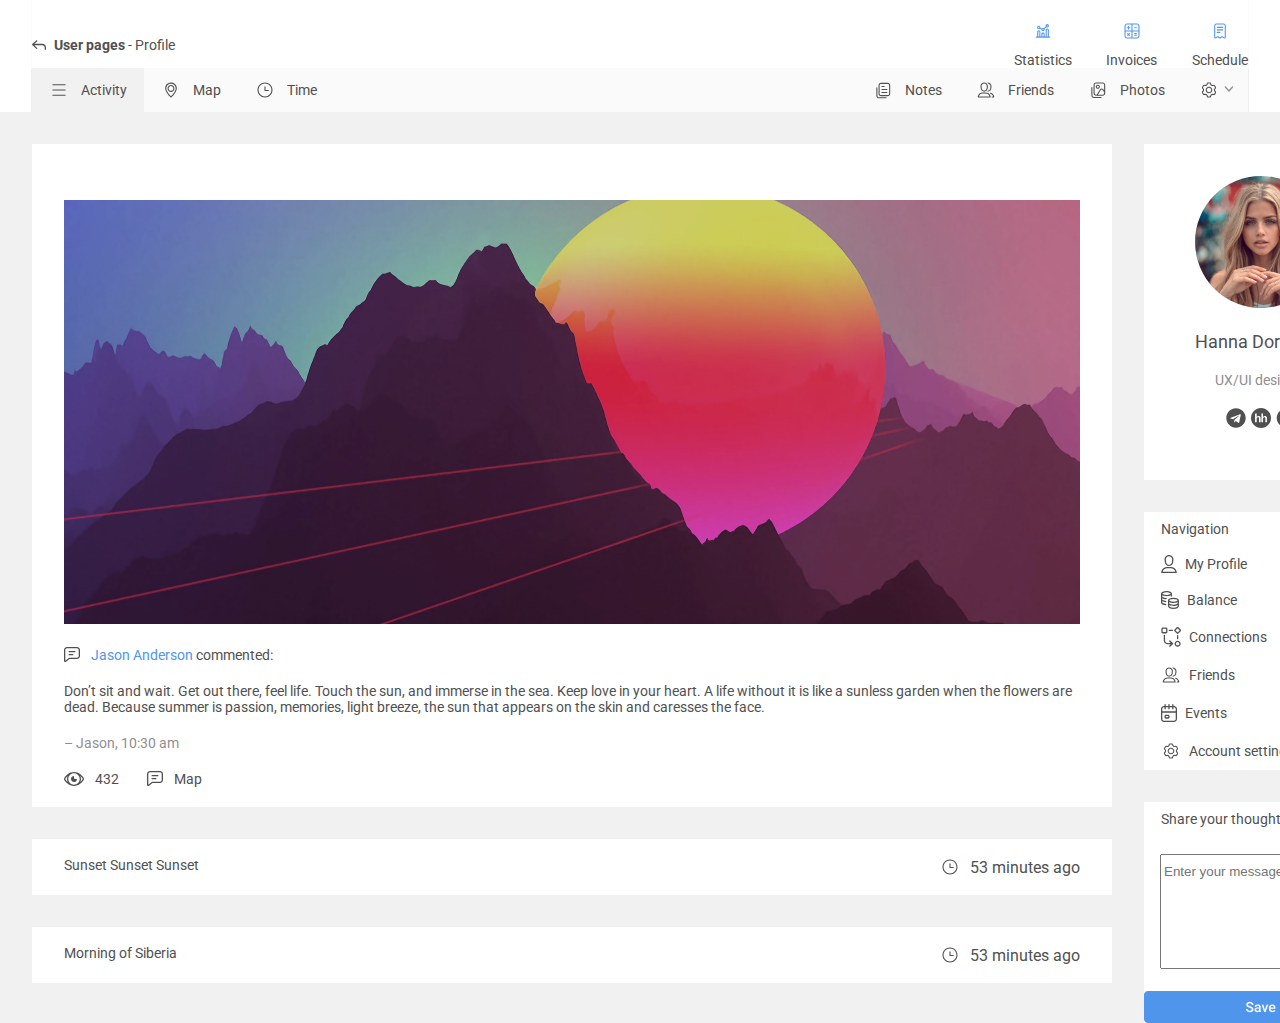
<file: index.html>
<!DOCTYPE html>
<html lang="en">

<head>
  <meta charset="UTF-8">
  <meta name="viewport" content="width=device-width, initial-scale=1.0">
  <meta http-equiv="X-UA-Compatible" content="ie=edge">
  <title>Document</title>
  <link rel="stylesheet" href="css/reset.css">
  <link rel="preconnect" href="https://fonts.googleapis.com">
  <link rel="preconnect" href="https://fonts.gstatic.com" crossorigin>
  <link href="https://fonts.googleapis.com/css2?family=PT+Serif:wght@700&family=Roboto:wght@400;500&display=swap"
    rel="stylesheet">
  <link rel="stylesheet" href="css/style.css">
</head>

<body>
  <header class="header">
    <div class="container">
      <div class="header__inner">
        <div class="header__top">
          <div class="header__top-back">
            <img src="images/Union.svg" alt="">
            <span><b>User pages </b>- Profile</span>
          </div>
          <div class="header__top-content">
            <div class="header__top-item">
              <img src="images/statistics.svg" alt="">
              <span>Statistics</span>
            </div>
            <div class="header__top-item">
              <img src="images/invoices.svg" alt="">
              <span>Invoices</span>
            </div>
            <div class="header__top-item">
              <img src="images/schedule.svg" alt="">
              <span>Schedule</span>
            </div>
          </div>
        </div>

        <div class="header__bottom">
          <div class="header__bottom-left">
            <div class="header__bottom-item activity">
              <img src="images/activity.svg" alt="">
              <span>Activity</span>
            </div>
            <div class="header__bottom-item">
              <img src="images/map.svg" alt="">
              <span>Map</span>
            </div>
            <div class="header__bottom-item">
              <img src="images/time.svg" alt="">
              <span>Time</span>
            </div>
          </div>

          <div class="header__bottom-right">
            <div class="header__bottom-item">
              <img src="images/notes.svg" alt="">
              <span>Notes</span>
            </div>
            <div class="header__bottom-item">
              <img src="images/friends.svg" alt="">
              <span>Friends</span>
            </div>
            <div class="header__bottom-item">
              <img src="images/photos.svg" alt="">
              <span>Photos</span>
            </div>
            <div class="header__bottom-item settings">
              <img src="images/Settings.svg" alt="">
            </div>
          </div>
        </div>
      </div>
    </div>
  </header>
  <section class="content">
    <div class="container">
      <div class="content__inner">
        <div class="content__inner--left">
          <div class="content__inner__items content__inner__items1">
            <div class="item">
              <img class="img_content_1" src="images/mountin.png" alt="">
            </div>
            <div class="item indent">
              <img src="images/mes.svg" alt="">
              <span><a class="link_on_person" href="#">Jason Anderson</a> commented:</span>
            </div>
            <div class="item">
              <blockquote>
                Don’t sit and wait. Get out there, feel life. Touch the sun, and immerse in the sea. Keep love
                in your
                heart.
                A life without it is like a sunless garden when the flowers are dead.
                Because summer is passion, memories, light breeze, the sun that appears on the skin and caresses the
                face.
              </blockquote>
            </div>
            <div class="item time__comment1">
              <span>– Jason, 10:30 am</span>
            </div>
            <div class="item__wraper">
              <div class="item indent">
                <img src="images/commented.svg" alt="">
                <span>432</span>
              </div>
              <div class="item indent">
                <img src="images/glas.svg" alt="">
                <span>Map</span>
              </div>
            </div>



          </div>

          <div class="content__inner__items content__inner__items2">
            <div class="time__comment">
              <div class="comment">Sunset Sunset Sunset</div>
              <div class="time">
                <img src="images/time.svg" alt="">
                <h3 class="items2__h3">53 minutes ago</h3>
              </div>
            </div>
          </div>


          <div class="content__inner__items content__inner__items3">
            <div class="time__comment">
              <div class="comment">Morning of Siberia</div>
              <div class="time">
                <img src="images/time.svg" alt="">
                <h3 class="items2__h3">53 minutes ago</h3>
              </div>
            </div>
          </div>
        </div>
        <div class="content__inner--right">
          <div class="content__inner__items content__inner__items4">
            <div class="item2">
              <img class="person" src="images/person.png" alt="" class="person__img">
            </div>
            <div class="item2">
              <h2>Hanna Dorman</h2>
            </div>
            <div class="item2">
              <h3>UX/UI designer</h3>
            </div>
            <div class="item2 social">
              <img src="images/vk.svg" alt="" class="social__nets">
              <img src="images/hh.svg" alt="" class="social__nets">
              <img src="images/twiter.svg" alt="" class="social__nets">
            </div>
          </div>

          <div class="content__inner__items content__inner__items5">
            <div class="navigation">
              <div class="navigation__item__zagolovok arrow__top">
                <span>Navigation</span>
                <img src="images/arrow.svg" alt="">
              </div>

              <div class="navigation__item ">
                <img src="images/profile.svg" alt="">
                <span>My Profile</span>
              </div>
              <div class="navigation__item spacebeet">
                <div class="balance__money">
                  <img src="images/balance.svg" alt="">
                  <span>Balance</span>
                </div>
                <div class="balance"><span class="cash">$1430</span></div>
              </div>
              <div class="navigation__item spacebeet">
                <div class="balance__money">
                  <img src="images/connections.svg" alt="">
                  <span>Connections</span>
                </div>
                <div class="balance"><img src="images/Badge.png" alt=""></div>
              </div>
              <div class="navigation__item">
                <img src="images/friends.svg" alt="">
                <span>Friends</span>
              </div>
              <div class="navigation__item spacebeet">
                <div class="balance__money">
                  <img src="images/events.svg" alt="">
                  <span>Events</span>
                </div>
                <div class="balance"><img src="images/buttom__budge.png" alt=""></div>
              </div>
              <div class="navigation__item">
                <img src="images/Settings.svg" alt="">
                <span>Account settings</span>
              </div>
            </div>
          </div>
          <div class="content__inner__items content__inner__items6">
            <div class="share">
              <div class="navigation__item__zagolovok arrow__top">
                <span>Share your thoughts</span>
                <img src="images/arrow.svg" alt="">
              </div>
              <div class="form">
                <form action="">
                  <input class="textarea" type="textarea" placeholder="Enter your message">
                  <img class="save_button" src="images/buttom__click.png" alt="">
                </form>
              </div>
            </div>
          </div>
        </div>
      </div>
    </div>
  </section>



  <script src="js/index.js"></script>
</body>

</html>
</file>
<file: css/style.css>
*::after,
*::before {
    box-sizing: border-box;
}

a {
    margin: 0;
    padding: 0;
    font-size: 100%;
    vertical-align: baseline;
    background: transparent;
    text-decoration: none;
}

body {
    font-family: 'Roboto', sans-serif;
    font-weight: 400;
    font-size: 14px;
    line-height: 16px;
    color: #505050;
}

.container {
    max-width: 1354px;
    margin: 0 auto;
    padding: 0 32px;
}

.header {
    box-shadow: 0px 1px 1px rgba(0, 0, 0, 0.1);
}

.header__top {
    display: flex;
    justify-content: space-between;
    padding-top: 21px;
    box-shadow: 0px 1px 1px rgba(0, 0, 0, 0.1);
    background: #FFFFFF;
}

.header__top-content {
    display: flex;

}

.header__top-back img {
    margin-right: 8px;
}

.header__top-item img {
    max-width: 20px;
}

.header__top-item {
    display: flex;
    flex-direction: column;
    align-items: center;
    margin-left: 35px;
    max-width: 56px;
}

.header__top-item img {
    margin-bottom: 11px;
}

.header__bottom {
    display: flex;
    justify-content: space-between;
    background-color: #FAFAFA;
    box-shadow: 0px 1px 1px rgba(0, 0, 0, 0.4);

}

.header__bottom-left {
    display: flex;
}

.header__bottom-right {
    display: flex;
}

.header__top-back {
    display: flex;
    align-items: center;
    justify-content: center;
}

.header__bottom-item+.header__bottom-item {
    display: flex;
    align-items: center;
}

.activity {
    background-color: #F1F1F1;
}

.header__bottom-item img {
    margin-right: 12px;
}

.header__bottom-item {
    display: flex;
    justify-content: center;
    align-items: center;
    padding: 12px 17px;
}

.settings {
    position: relative;
}

.settings::after {
    content: url('../images/arrow_down.svg');
    padding-left: -5px;
    position: absolute;
    left: 35px;
    top: px;
}

.header__top-back:hover {
    cursor: pointer;
    background-color: #f1f1f1;
}

.header__top-item:hover {
    cursor: pointer;
    background-color: #f1f1f1;
}

.header__bottom-item:hover {
    cursor: pointer;
}

.header__bottom-item:active {
    cursor: pointer;
    background-color: #f1f1f1;
}

.content {
    background-color: #f1f1f1;
    padding-top: 32px;
}


.content__inner__items {
    background-color: #fff;

}

.img_content {
    max-width: 200px;
}

.mountin {
    max-width: 1016px;
}

.content__inner__items1 {
    padding: 56px 32px 0 32px;
    max-width: 1080px;
    display: flex;
    flex-direction: column;
}

.content__inner__items3 {}

.content__inner__items4 {
    padding: 32px 51px;
}

.content__inner__items6 {}

.content__inner__items5 {}

.item__wraper {
    display: flex;

}

.item__flex {
    display: flex;
    justify-content: center;
    align-items: center;
    margin-right: 32px;
}

.item__flex+.item__flex {
    margin-right: 33px;
    display: flex;
    align-items: center;
}

.item {
    margin-bottom: 20px;
    align-items: center;
}

.time__comment1 {
    font-weight: 400;
    font-size: 14px;
    line-height: 16px;
    color: #8F8F8F;
}

.link_on_person {
    font-weight: 400;
    font-size: 14px;
    line-height: 16px;
    color: #5095EC;
}

.item__commented {
    display: flex;
    align-items: center;
}

.indent {
    display: flex;
    gap: 11px;
}

.indent span {
    margin-right: 28px;
}

.item__commented img {
    /* margin-right: 12px; */
}

.content__inner__items p {
    /* margin-bottom: 16px; */
}

.content__inner__items span {}

.Jason {
    margin-bottom: 12px;
}

.content__inner__items2 {}

.person {
    border-radius: 100%;
}

.item2 {
    margin-bottom: 20px;
}

.social {
    display: flex;
    justify-content: center;
    gap: 5px;
}

.item2 h3 {
    font-weight: 400;
    font-size: 14px;
    line-height: 16px;
    color: #8F8F8F;
    display: flex;
    justify-content: center;
}

.item2 h2 {
    font-weight: 400;
    font-size: 18px;
    line-height: 21px;
    color: #505050;
}

.content__inner {
    display: flex;
    gap: 32px;
    justify-content: space-between;
}

.content__inner--left {
    max-width: 1080px;
    display: flex;
    flex-direction: column;
    gap: 32px;
}

.content__inner--right {
    max-width: 264px;
    display: flex;
    flex-direction: column;
    gap: 32px;
}

.time__comment {
    display: flex;
    justify-content: space-between;
    padding: 18px 32px;
}

.time {
    display: flex;
    justify-content: center;
    align-items: center;
    gap: 10px;
}

.items2__h3 {
    font-weight: 400;
    font-size: 16px;
    line-height: 19px;
    color: #505050
}

.navigation {
    display: flex;
    flex-direction: column;
}

.navigation__item {
    display: flex;
    padding: 9px 17px;
    align-items: center;
}

.navigation__item:hover {
    background-color: #D3D8DE;
}

.navigation__item__zagolovok {
    display: flex;
    padding: 9px 17px;
}

.navigation__item__zagolovok:hover {
    background-color: #D3D8DE;
}

.arrow__top {
    justify-content: space-between;
}

.spacebeet {
    display: flex;
    justify-content: space-between;

}

.navigation div img {
    margin-right: 8px;
}

.share {
    display: flex;
    flex-direction: column;
    gap: 18px;
}

.form form {
    display: flex;
    flex-direction: column;
    gap: 22px;
}

.textarea {
    margin: 0 16px;
    padding-top: 8px;
    padding-bottom: 88px;
}

.balance__money {
    display: flex;
    align-items: center;
}

.save_button {
    cursor: pointer;
}

.navigation__item {
    cursor: pointer;
}
</file>
